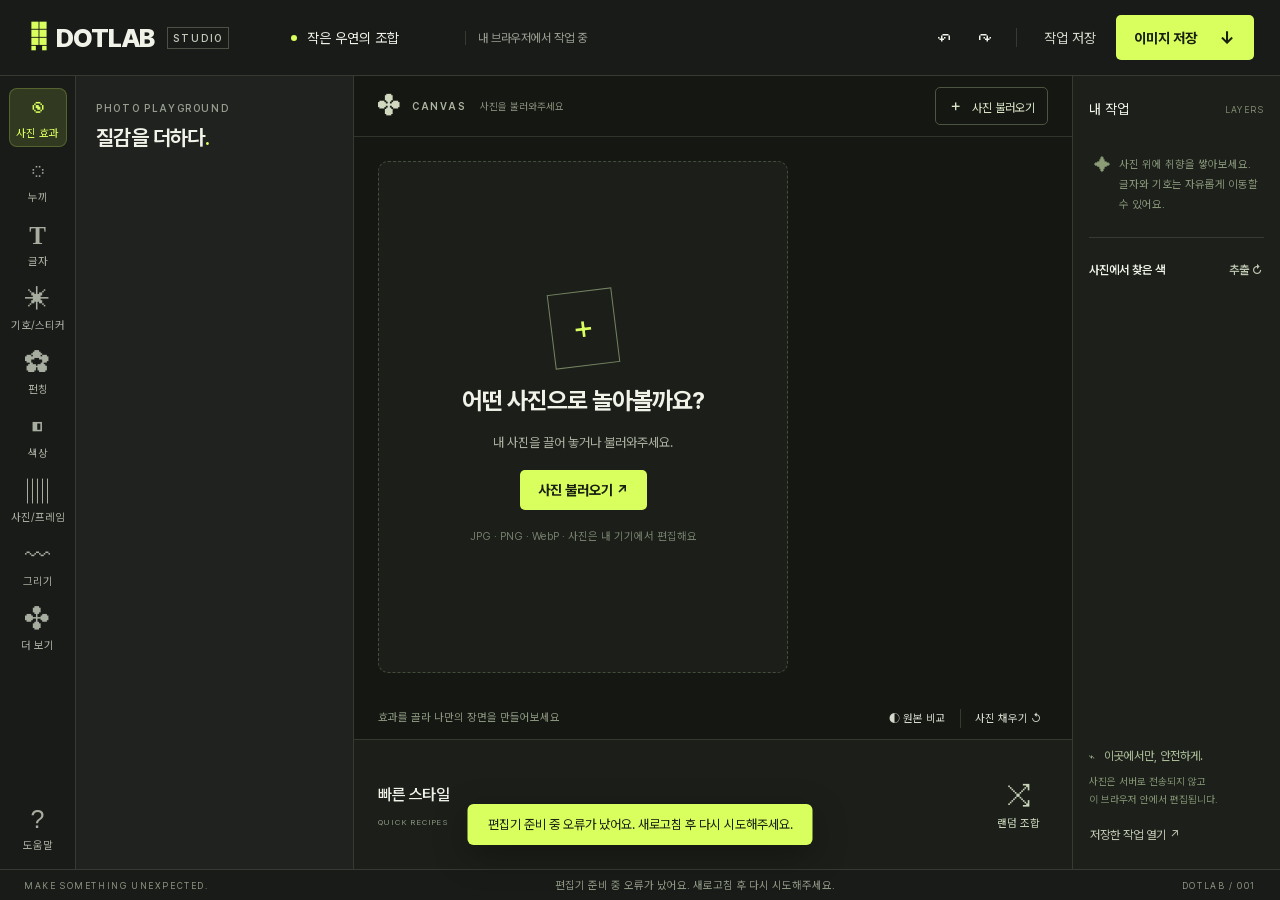
<file: index.html>
<!doctype html>
<html lang="ko">
<head>
  <meta charset="UTF-8"><meta name="viewport" content="width=device-width,initial-scale=1">
  <meta name="theme-color" content="#191b19"><meta name="description" content="사진에 글자, 망점, 컬러와 기호를. 피사체와 배경을 따로 꾸미는 나만의 사진 실험실.">
  <title>DOTLAB — 사진 편집실</title>
  <link rel="icon" type="image/svg+xml" href="./favicon.svg"><link rel="stylesheet" href="./style.css"><link rel="stylesheet" href="./symbols.css">
<link rel="stylesheet" href="./type.css">
</head>
<body>
  <header class="topbar">
    <a class="brand" href="./" aria-label="DOTLAB 홈"><span class="brand-mark">⠿</span>DOTLAB<span class="beta">STUDIO</span></a>
    <div class="document-name"><span class="doc-dot"></span><input id="project-name" aria-label="작품 이름" value="작은 우연의 조합"><span class="local-badge">내 브라우저에서 작업 중</span></div>
    <div class="header-actions"><button class="icon-btn" data-action="undo" title="실행 취소 (Ctrl+Z)" aria-label="실행 취소">↶</button><button class="icon-btn" data-action="redo" title="다시 실행 (Ctrl+Shift+Z)" aria-label="다시 실행">↷</button><span class="divider"></span><button class="quiet-btn" data-action="project-save">작업 저장</button><button class="primary-btn" data-action="export">이미지 저장 <span>↓</span></button></div>
  </header>
  <main class="workspace">
    <nav class="toolrail" aria-label="편집 도구">
      <button class="tool active" data-tool="effects"><span>◉</span>사진 효과</button>
      <button class="tool" data-tool="cutout"><span>◌</span>누끼</button>
      <button class="tool" data-tool="text"><span class="text-icon">T</span>글자</button>
      <button class="tool" data-tool="shapes"><span>✳</span>기호/스티커</button>
      <button class="tool" data-tool="punch"><span>✿</span>펀칭</button>
      <button class="tool" data-tool="color"><span>◧</span>색상</button>
      <button class="tool" data-tool="layout"><span>▥</span>사진/프레임</button>
      <button class="tool" data-tool="draw"><span>〰</span>그리기</button>
      <button class="tool" data-tool="play"><span>✣</span>더 보기</button>
      <div class="rail-spacer"></div><button class="tool help-tool" data-action="help"><span>?</span>도움말</button>
    </nav>
    <aside class="control-panel"><div class="panel-title"><div><span class="eyebrow" id="panel-eyebrow">PHOTO PLAYGROUND</span><h1 id="panel-heading">질감을 더하다<span>.</span></h1></div><span class="panel-number" id="panel-number">01</span></div><div id="controls"></div></aside>
    <section class="stage" aria-label="사진 편집 캔버스">
      <div class="stage-top"><div class="stage-label"><span class="small-cross">✣</span> CANVAS <span id="canvas-dimensions">사진을 불러와주세요</span></div><button class="import-btn" data-action="upload"><span>＋</span> 사진 불러오기</button></div>
      <div class="canvas-area is-empty" id="dropzone"><div id="empty-stage" class="empty-stage"><div class="empty-photo-icon">＋</div><h2>어떤 사진으로 놀아볼까요?</h2><p>내 사진을 끌어 놓거나 불러와주세요.</p><button class="primary-btn" data-action="upload">사진 불러오기 ↗</button><small>JPG · PNG · WebP · 사진은 내 기기에서 편집해요</small></div><div class="canvas-mat"><canvas id="canvas" width="792" height="1126" aria-label="편집 결과. 글자와 스티커를 드래그해 이동할 수 있습니다."></canvas><canvas id="interaction" width="792" height="1126" aria-label="편집 영역" tabindex="0"></canvas></div><div class="drop-message">사진을 여기에 놓아주세요</div></div>
      <div class="stage-bottom"><div class="canvas-hint" id="canvas-hint">효과를 골라 나만의 장면을 만들어보세요</div><div class="stage-buttons"><button id="compare" class="quiet-btn">◐ 원본 비교</button><span class="divider"></span><button class="quiet-btn" data-action="photo-fit">사진 채우기 ↺</button></div></div>
      <div class="preset-tray"><div class="tray-title"><strong>빠른 스타일</strong><span>QUICK RECIPES</span></div><div id="presets" class="preset-list"></div><button class="shuffle-btn" data-action="randomize"><span>⤨</span>랜덤 조합</button></div>
    </section>
    <aside class="inspector"><div class="inspector-heading">내 작업<span>LAYERS</span></div><div id="layers"></div><div class="inspector-note"><span>✦</span><p>사진 위에 취향을 쌓아보세요.<br>글자와 기호는 자유롭게 이동할 수 있어요.</p></div><div class="palette-section"><div class="section-label">사진에서 찾은 색<button class="text-btn" data-action="extract-palette">추출 ↻</button></div><div id="palette" class="palette"></div></div><div class="inspector-footer"><div class="privacy-mark">⌁ &nbsp; 이곳에서만, 안전하게.</div><p>사진은 서버로 전송되지 않고<br>이 브라우저 안에서 편집됩니다.</p><button class="text-btn" data-action="project-open">저장한 작업 열기 ↗</button></div></aside>
  </main>
  <footer class="statusbar"><span>MAKE SOMETHING UNEXPECTED.</span><span id="status" role="status">준비 완료</span><span>DOTLAB / 001</span></footer>
  <input type="file" id="photo-input" accept="image/png,image/jpeg,image/webp,image/avif,image/gif" hidden><input type="file" id="sticker-input" accept="image/png,image/jpeg,image/webp" multiple hidden><input type="file" id="project-input" accept=".dotlab,application/json" hidden><input type="file" id="mask-input" accept="image/png,image/jpeg,image/webp" hidden>
  <div id="toast" class="toast" role="status"></div>
  <dialog id="export-dialog"><div class="dialog-top"><span class="eyebrow">MADE BY YOU</span><button class="icon-btn" data-action="close-dialog" aria-label="닫기">×</button></div><h2>이 장면을, 내 것으로.</h2><p>지금 보고 있는 편집 결과를 저장해요.</p><label class="field-label">파일 형식<select id="export-format"><option value="png">PNG · 투명 배경 지원</option><option value="jpeg">JPG · 가벼운 사진 파일</option><option value="webm">동영상 · 4초 기호 애니메이션</option></select></label><label class="field-label">긴 변 해상도<select id="export-size"><option value="1440">1440 px</option><option value="2048" selected>2048 px</option><option value="3000">3000 px</option></select></label><button class="primary-btn wide" data-action="download">다운로드 ↗</button><p class="fine-print" id="export-note">PNG에는 워터마크가 들어가지 않습니다.</p></dialog>
  <dialog id="help-dialog"><div class="dialog-top"><span class="eyebrow">QUICK GUIDE</span><button class="icon-btn" data-action="close-dialog" aria-label="닫기">×</button></div><h2>편집 시작하기</h2><ol><li><b>사진 불러오기</b>로 내 사진을 열어요. 사진은 드래그·휠로 이동하고 확대해요.</li><li><b>누끼</b>에서 AI로 피사체를 선택하고 브러시 또는 둘러서 복구/지우기로 다듬어요. 브러시 크기가 커서에 표시되고 사진 이동은 잠겨요.</li><li><b>사진 효과</b>에서 효과와 적용 부위를 골라요. 효과 레이어를 추가하면 여러 효과를 겹칠 수 있어요.</li><li><b>펀칭 → 직접 펀칭 시작</b>을 누르고 사진에 도형을 찍어요. 옆 색상판의 사진 조각을 드래그·정렬할 수 있어요.</li><li><b>글자</b>에서 문구와 폰트를 고르고 효과 템플릿을 적용해요. 외곽선·입체·광택·자간·행간을 각각 조절해요.</li><li><b>기호/스티커</b>에서 기호를 직접 찍거나 내 사진으로 스티커를 만들어요. <b>사진/프레임</b>에서 콜라주와 디카 색상을 고를 수 있어요.</li><li>글자와 스티커는 드래그로 이동하고 모서리와 위쪽 손잡이로 크기·회전을 조절해요.</li><li><b>이미지 저장</b>은 완성 이미지, <b>작업 저장</b>은 나중에 수정할 수 있는 파일을 만들어요.</li></ol><p>Ctrl/⌘ + Z 실행 취소 · Shift + Z 다시 실행<br>Delete 선택한 글자·스티커·펀칭 조각 삭제</p><a href="./credits.html" target="_blank" rel="noopener">사용 기술과 출처 ↗</a></dialog>
  <script type="module" src="./app.js"></script>
</body>
</html>
</file>
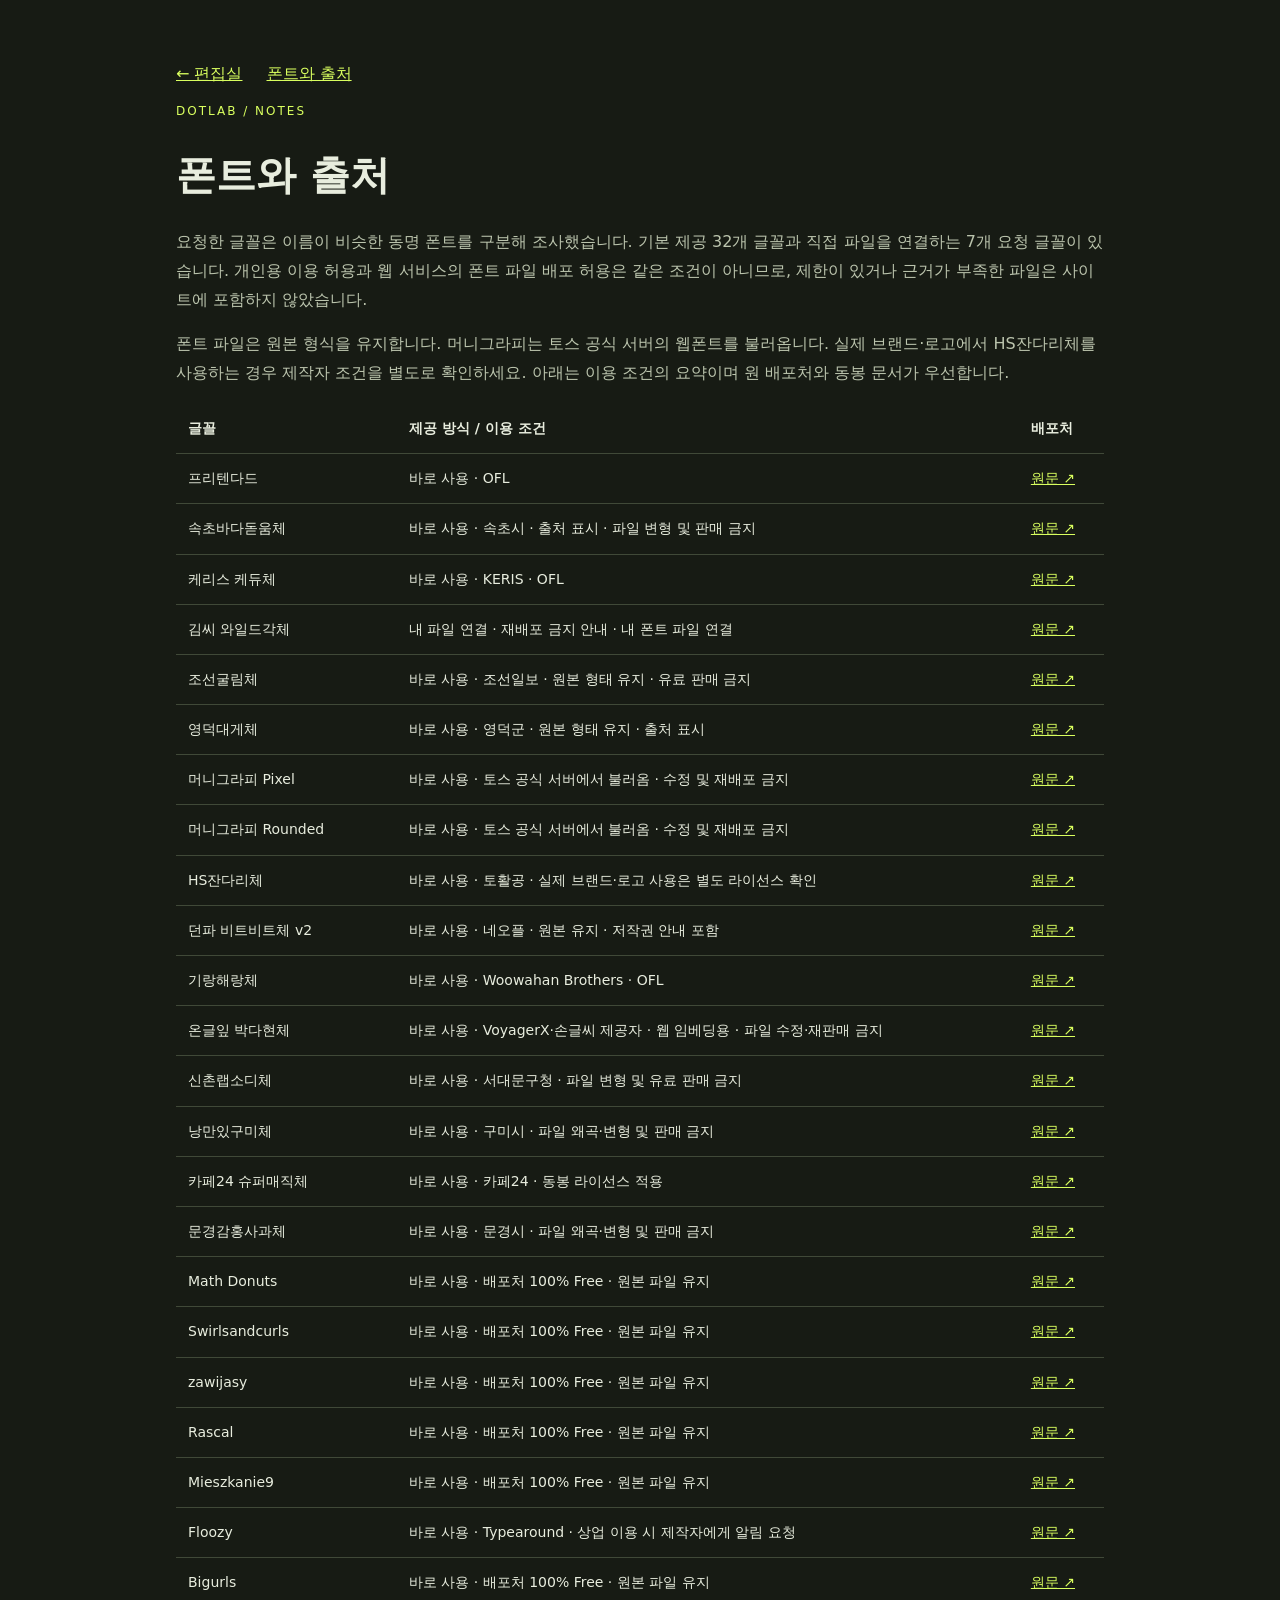
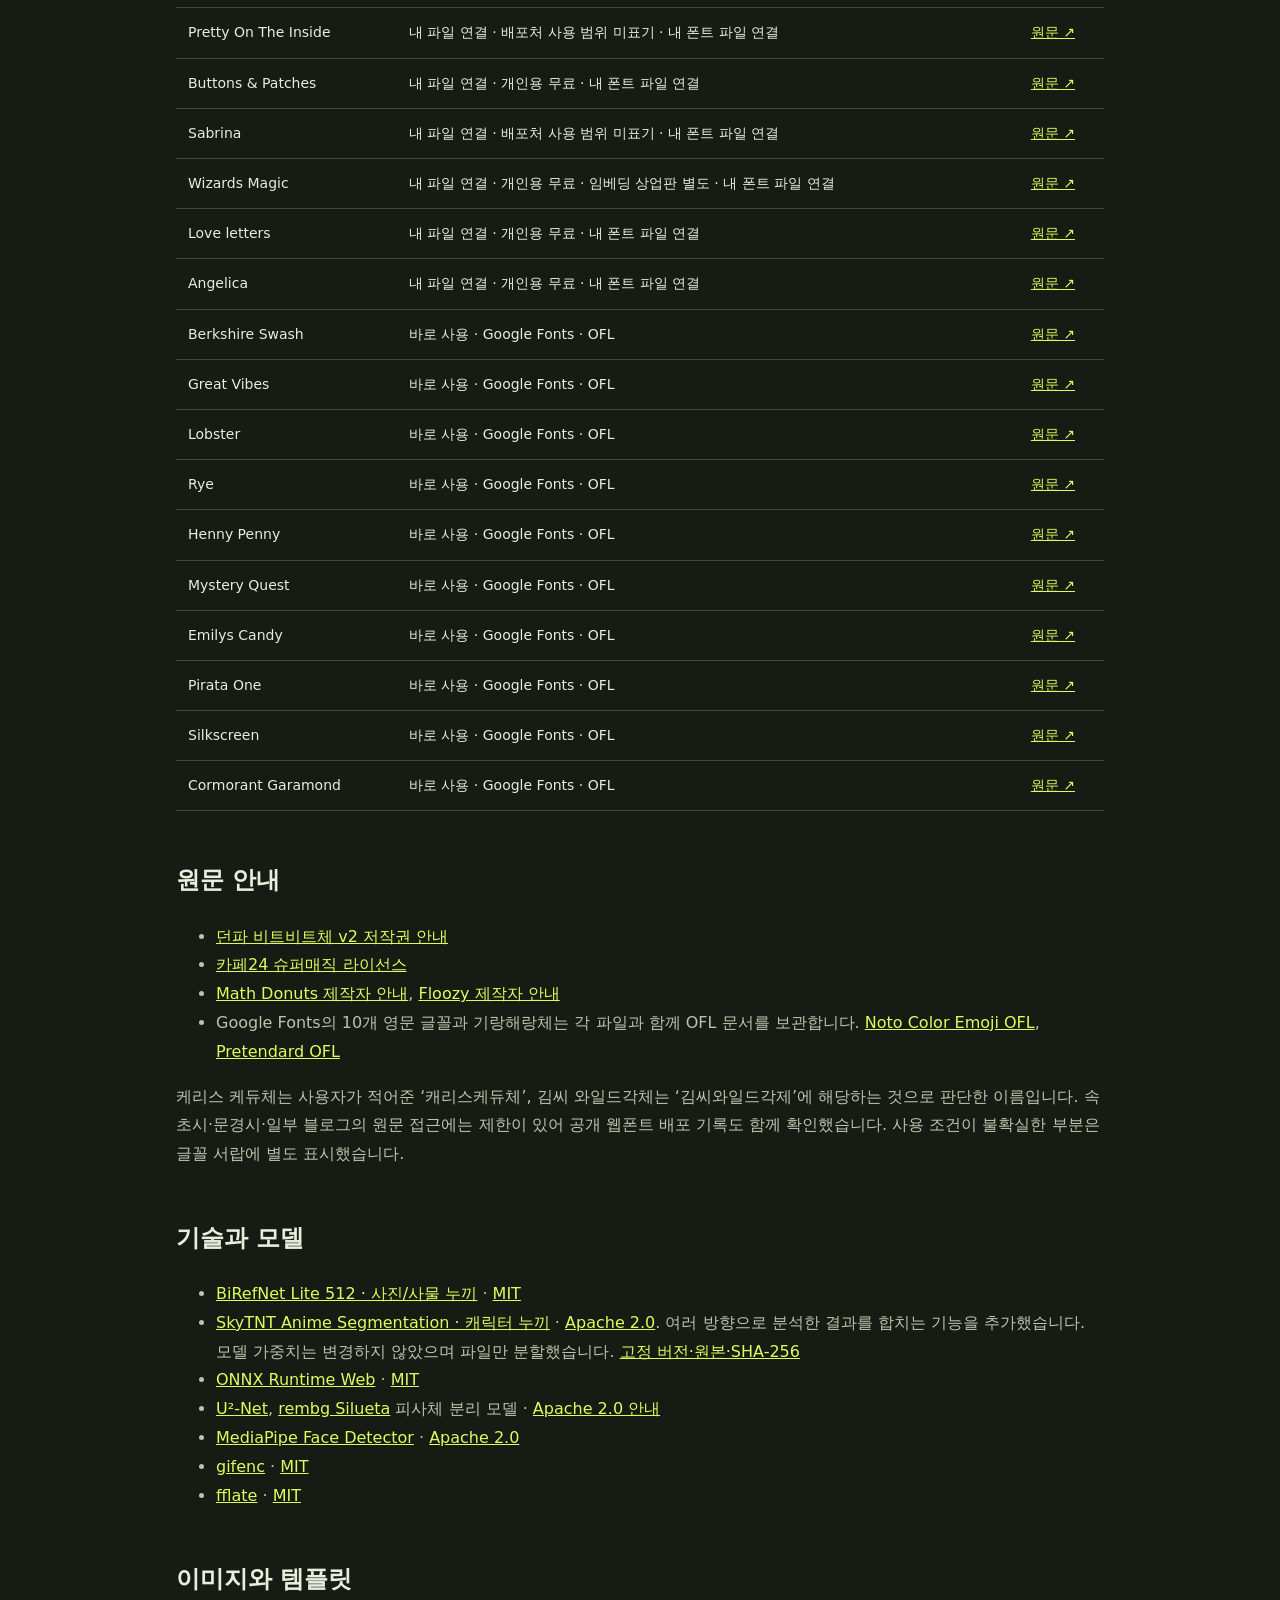
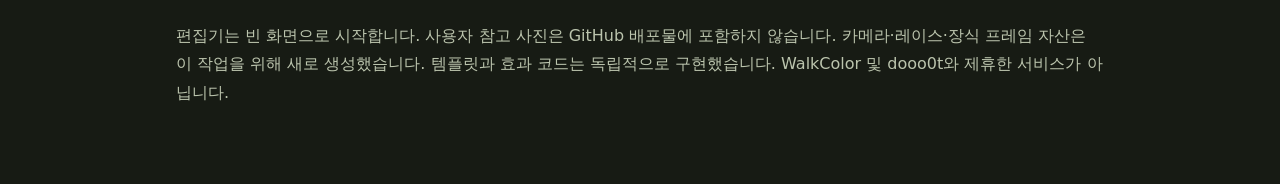
<file: credits.html>
<!doctype html><html lang="ko"><meta charset="utf-8"><meta name="viewport" content="width=device-width, initial-scale=1"><title>폰트와 출처 · DOTLAB</title><link rel="stylesheet" href="./docs.css"><main><nav><a href="./">← 편집실</a><a href="./credits.html">폰트와 출처</a></nav><p class="tag">DOTLAB / NOTES</p><h1>폰트와 출처</h1><p>요청한 글꼴은 이름이 비슷한 동명 폰트를 구분해 조사했습니다. 기본 제공 32개 글꼴과 직접 파일을 연결하는 7개 요청 글꼴이 있습니다. 개인용 이용 허용과 웹 서비스의 폰트 파일 배포 허용은 같은 조건이 아니므로, 제한이 있거나 근거가 부족한 파일은 사이트에 포함하지 않았습니다.</p><p>폰트 파일은 원본 형식을 유지합니다. 머니그라피는 토스 공식 서버의 웹폰트를 불러옵니다. 실제 브랜드·로고에서 HS잔다리체를 사용하는 경우 제작자 조건을 별도로 확인하세요. 아래는 이용 조건의 요약이며 원 배포처와 동봉 문서가 우선합니다.</p><div class="table-wrap"><table><thead><tr><th>글꼴</th><th>제공 방식 / 이용 조건</th><th>배포처</th></tr></thead><tbody id="font-credits"></tbody></table></div><h2>원문 안내</h2><ul><li><a href="./assets/fonts/Bitbit-NOTICE.txt">던파 비트비트체 v2 저작권 안내</a></li><li><a href="./assets/fonts/cafe24-License-Supermagic.pdf">카페24 슈퍼매직 라이선스</a></li><li><a href="./assets/fonts/math_donuts-mathd.txt">Math Donuts 제작자 안내</a>, <a href="./assets/fonts/floozy-readme.txt">Floozy 제작자 안내</a></li><li>Google Fonts의 10개 영문 글꼴과 기랑해랑체는 각 파일과 함께 OFL 문서를 보관합니다. <a href="./assets/fonts/notocoloremoji-OFL.txt">Noto Color Emoji OFL</a>, <a href="./assets/Pretendard-LICENSE.txt">Pretendard OFL</a></li></ul><p>케리스 케듀체는 사용자가 적어준 ‘캐리스케듀체’, 김씨 와일드각체는 ‘김씨와일드각제’에 해당하는 것으로 판단한 이름입니다. 속초시·문경시·일부 블로그의 원문 접근에는 제한이 있어 공개 웹폰트 배포 기록도 함께 확인했습니다. 사용 조건이 불확실한 부분은 글꼴 서랍에 별도 표시했습니다.</p><h2>기술과 모델</h2><ul><li><a href="https://huggingface.co/studioludens/birefnet-lite-512">BiRefNet Lite 512 · 사진/사물 누끼</a> · <a href="./assets/BiRefNet-LICENSE.txt">MIT</a></li><li><a href="https://huggingface.co/skytnt/anime-seg">SkyTNT Anime Segmentation · 캐릭터 누끼</a> · <a href="./assets/AnimeSeg-LICENSE.txt">Apache 2.0</a>. 여러 방향으로 분석한 결과를 합치는 기능을 추가했습니다. 모델 가중치는 변경하지 않았으며 파일만 분할했습니다. <a href="./assets/segmentation-models.json">고정 버전·원본·SHA-256</a></li><li><a href="https://github.com/microsoft/onnxruntime">ONNX Runtime Web</a> · <a href="./assets/ONNX-LICENSE.txt">MIT</a></li><li><a href="https://github.com/xuebinqin/U-2-Net">U²-Net</a>, <a href="https://github.com/danielgatis/rembg">rembg Silueta</a> 피사체 분리 모델 · <a href="./assets/U2NET-LICENSE.txt">Apache 2.0 안내</a></li><li><a href="https://ai.google.dev/edge/mediapipe/solutions/vision/face_detector">MediaPipe Face Detector</a> · <a href="./assets/MEDIAPIPE-LICENSE.txt">Apache 2.0</a></li><li><a href="https://github.com/mattdesl/gifenc">gifenc</a> · <a href="./assets/GIFENC-LICENSE.txt">MIT</a></li><li><a href="https://github.com/101arrowz/fflate">fflate</a> · <a href="./assets/FFLATE-LICENSE.txt">MIT</a></li></ul><h2>이미지와 템플릿</h2><p>편집기는 빈 화면으로 시작합니다. 사용자 참고 사진은 GitHub 배포물에 포함하지 않습니다. 카메라·레이스·장식 프레임 자산은 이 작업을 위해 새로 생성했습니다. 템플릿과 효과 코드는 독립적으로 구현했습니다. WalkColor 및 dooo0t와 제휴한 서비스가 아닙니다.</p><script type="module">import {fontCatalog} from './fonts.js';const body=document.querySelector('#font-credits');for(const f of fontCatalog.filter(f=>f.group!=='시스템')){const row=document.createElement('tr');const name=document.createElement('td');name.textContent=f.name;const note=document.createElement('td');note.textContent=(f.url||f.id==='Pretendard'?'바로 사용 · ':'내 파일 연결 · ')+f.note;const source=document.createElement('td');const link=document.createElement('a');link.textContent='원문 ↗';link.href=f.source;link.target='_blank';link.rel='noopener';source.append(link);row.append(name,note,source);body.append(row)}</script></main></html>
</file>
<file: style.css>
@font-face{font-family:Pretendard;src:url('./assets/PretendardVariable.woff2') format('woff2');font-weight:100 900;font-display:swap}
:root{color-scheme:dark;--bg:#191b19;--panel:#20221f;--line:#363a33;--muted:#969d8f;--text:#f1f3e9;--acid:#d9ff5f;--ink:#1a2011;--radius:7px}*{box-sizing:border-box}body{margin:0;background:var(--bg);color:var(--text);font-family:Pretendard,Arial,sans-serif;font-size:14px}button,input,select,textarea{font:inherit}button,a,input,select,textarea{-webkit-tap-highlight-color:transparent}button{cursor:pointer;color:inherit}button{border:1px solid transparent;background:none;transition:background .16s,border-color .16s,color .16s}button:hover{background:#ffffff0d}button:disabled{opacity:.35;cursor:not-allowed}button:focus-visible,a:focus-visible,input:focus-visible,select:focus-visible,textarea:focus-visible{outline:2px solid var(--acid);outline-offset:3px}a{color:inherit}input,select,textarea{color:var(--text);background:#191b19;border:1px solid #3b4037;border-radius:5px}input:not([type=range]):not([type=color]):not([type=checkbox]):not([type=radio]),select,textarea{padding:10px 11px;width:100%}select{cursor:pointer}input[type=range]{accent-color:var(--acid);height:4px;width:100%;margin:15px 0 6px;cursor:pointer}input[type=color]{width:34px;height:30px;padding:2px;cursor:pointer}textarea{resize:vertical;min-height:80px;line-height:1.6}h1,h2,p{margin:0}.topbar{height:76px;border-bottom:1px solid var(--line);display:flex;align-items:center;justify-content:space-between;padding:0 26px;gap:22px}.brand{text-decoration:none;display:flex;align-items:center;gap:9px;font-weight:850;font-size:26px;letter-spacing:-1.1px}.brand-mark{color:var(--acid);font-size:43px;line-height:1}.beta{font-size:10px;font-weight:550;letter-spacing:1.8px;border:1px solid #4b5144;color:#c1c8b7;padding:4px 5px;align-self:center;margin-left:4px}.document-name{display:flex;align-items:center;gap:10px;margin-right:auto;margin-left:40px}.doc-dot{height:6px;width:6px;background:var(--acid);border-radius:50%}.document-name input{background:none;border:0;width:148px!important;padding:7px 0!important;font-size:14px}.local-badge{color:var(--muted);font-size:12px;border-left:1px solid var(--line);padding-left:12px}.header-actions{display:flex;align-items:center;gap:7px}.icon-btn{border-radius:5px;height:34px;min-width:34px;font-size:24px;line-height:1}.divider{display:inline-block;height:19px;width:1px;background:var(--line);margin:0 7px}.primary-btn{background:var(--acid);color:var(--ink);font-weight:700;border-radius:5px;padding:11px 17px;display:inline-flex;align-items:center;justify-content:center;gap:22px}.primary-btn:hover{background:#e7ff9b}.primary-btn span{font-size:18px}.quiet-btn{padding:8px 12px;border-radius:5px;color:#d4d9cc}.workspace{display:grid;grid-template-columns:76px 278px minmax(320px,1fr) 208px;min-height:650px;height:calc(100dvh - 107px)}.toolrail{display:flex;align-items:center;flex-direction:column;border-right:1px solid var(--line);padding:20px 9px 10px;gap:10px}.tool{width:58px;height:65px;border-radius:8px;display:flex;flex-direction:column;align-items:center;justify-content:center;gap:7px;font-size:12px;color:#a8ae9f}.tool>span{font-family:Arial,sans-serif;font-size:25px;line-height:1}.tool .text-icon{font-family:Georgia,serif;font-weight:bold}.tool.active{background:#d9ff5f14;color:var(--acid);border-color:#d9ff5f36}.rail-spacer{flex:1}.control-panel{background:var(--panel);border-right:1px solid var(--line);overflow:auto;scrollbar-width:thin;scrollbar-color:#4e5446 transparent}.panel-title{padding:27px 22px 22px;display:flex;justify-content:space-between;align-items:flex-start}.eyebrow{font-size:10px;letter-spacing:1.65px;color:var(--muted);font-weight:550}h1{font-size:24px;letter-spacing:-1px;margin-top:10px;font-weight:650}h1>span{color:var(--acid)}.panel-number{color:#818975;font-family:monospace;font-size:12px;margin-top:3px}.section{border-top:1px solid var(--line);padding:21px 21px}.section-label{font-size:13px;font-weight:600;display:flex;align-items:center;justify-content:space-between;gap:8px;margin-bottom:13px}.section-label .detail{font-weight:400;color:var(--muted);font-size:11px}.segment{display:flex;padding:3px;background:#151713;border-radius:6px;gap:3px}.segment button{flex:1;border-radius:4px;padding:8px 3px;font-size:13px;color:#9ba391}.segment button.active{background:#3b4330;color:var(--acid)}.helper{color:var(--muted);line-height:1.7;font-size:12px;margin-top:10px}.effect-grid{display:grid;grid-template-columns:1fr 1fr;gap:9px}.effect-card{padding:0;border:1px solid #414639;background:#282c25;border-radius:6px;text-align:left;overflow:hidden}.effect-card.active{border-color:var(--acid);box-shadow:0 0 0 1px var(--acid)}.effect-card>span{display:flex;padding:9px 10px;font-size:12px;align-items:center;justify-content:space-between}.effect-card.active>span{color:var(--acid)}.effect-card>span i{display:none;font-style:normal}.effect-card.active>span i{display:block}.effect-preview{height:64px;background-color:#9da38a;position:relative;overflow:hidden}.effect-preview::before{content:'';position:absolute;inset:0;background:linear-gradient(135deg,#cbd4b4,#4e5c49);mask-image:radial-gradient(ellipse at 65% 45%,#000 28%,transparent 68%)}.fx-none{background:#545d48}.fx-halftone{background-image:radial-gradient(#1b241b 2.4px,transparent 2.6px);background-size:7px 7px}.fx-ring{background-image:radial-gradient(transparent 2px,#243425 2.3px,#243425 3.1px,transparent 3.4px);background-size:9px 9px}.fx-beads{background-image:radial-gradient(#2b3224 1.2px,transparent 1.5px),radial-gradient(#c5cda2 3px,transparent 3.4px);background-size:8px 8px}.fx-ascii::after{content:'@ # * + % : *\A % . # # + . :\A * @ % : * # +\A . + * % @ : #';white-space:pre;position:absolute;inset:3px;font:bold 15px/15px monospace;color:#24301f;letter-spacing:3px}.fx-scanlines{background:repeating-linear-gradient(0deg,#171f17 0 2px,#a6b398 2px 5px)}.fx-pixel{background:conic-gradient(#bac99e 25%,#637253 0 50%,#8d9e70 0 75%,#38432d 0);background-size:18px 18px}.fx-duotone{background:linear-gradient(130deg,#dbff64,#30593b)}.fx-grain{background-image:url("data:image/svg+xml,%3Csvg viewBox='0 0 140 80' xmlns='http://www.w3.org/2000/svg'%3E%3Cfilter id='n'%3E%3CfeTurbulence type='fractalNoise' baseFrequency='.7' numOctaves='3' stitchTiles='stitch'/%3E%3C/filter%3E%3Crect width='100%25' height='100%25' opacity='.6' filter='url(%23n)'/%3E%3C/svg%3E")}.slider-row{margin-top:16px}.slider-row>label{display:flex;justify-content:space-between;align-items:center;font-size:13px}.slider-row output{font-size:12px;color:#b5bea7;font-variant-numeric:tabular-nums}.toggle-row{display:flex;align-items:center;justify-content:space-between;gap:8px;margin-top:14px;font-size:13px}.toggle-row input{accent-color:var(--acid);width:17px;height:17px;flex-shrink:0;margin-left:12px}.field-label{display:block;font-size:13px;margin-bottom:15px}.field-label select,.field-label textarea,.field-label>input{margin-top:8px}.color-row{display:flex;justify-content:space-between;align-items:center;margin-top:12px;font-size:13px}.small-btn{border:1px solid #495040;border-radius:5px;padding:9px 12px;font-size:13px;background:#ffffff03}.small-btn.active{color:var(--acid);border-color:var(--acid)}.wide{width:100%}.button-row{display:flex;gap:7px;margin-top:12px}.button-row>*{flex:1}.text-btn{font-size:12px;color:#bdc6b0;padding:1px 0}.text-btn:hover{color:var(--acid)}.stage{min-width:0;display:flex;flex-direction:column;background:#151713;overflow:hidden}.stage-top{height:61px;min-height:61px;display:flex;align-items:center;justify-content:space-between;padding:0 24px;border-bottom:1px solid #30352b}.stage-label{display:flex;gap:10px;align-items:center;color:#acb49e;font-size:10px;letter-spacing:1.8px;font-weight:600}.small-cross{font-size:22px;color:#d0d8c0}.stage-label>span:last-child{font-size:10px;letter-spacing:0;font-weight:400;color:#808975;margin-left:3px}.import-btn{border:1px solid #4c5541;border-radius:5px;padding:8px 12px;font-size:12px;color:#d8e4c5}.import-btn>span{font-size:17px;margin-right:5px}.canvas-area{position:relative;flex:1;min-height:0;padding:30px;display:flex;align-items:center;justify-content:center;background-image:radial-gradient(#46503990 .7px,transparent .7px);background-size:16px 16px;overflow:hidden}.canvas-mat{position:relative;box-shadow:0 16px 45px #0007;line-height:0;background-color:#c3c6b8;background-image:conic-gradient(#adb09f 25%,transparent 0 50%,#adb09f 0 75%,transparent 0);background-size:16px 16px}.canvas-mat canvas{display:block;max-width:100%;width:100%;height:100%}#interaction{position:absolute;inset:0;touch-action:none}.drop-message{display:none;position:absolute;inset:20px;border:2px dashed var(--acid);background:#1a2011e8;align-items:center;justify-content:center;color:var(--acid);font-size:22px;border-radius:8px;pointer-events:none}.canvas-area.drag-over .drop-message{display:flex}.stage-bottom{height:43px;min-height:43px;display:flex;align-items:center;justify-content:space-between;padding:0 24px;gap:10px;border-bottom:1px solid #34382f}.canvas-hint{color:#89947d;font-size:11px}.stage-buttons{display:flex;align-items:center;white-space:nowrap}.stage-buttons .quiet-btn{font-size:11px;padding:6px}.fit-label{font-size:10px;color:#a2ad95}.preset-tray{height:129px;min-height:129px;display:flex;gap:16px;align-items:center;padding:18px 24px;background:#1c1f19}.tray-title{min-width:90px}.tray-title strong{font-size:16px;font-weight:550;line-height:1.5;letter-spacing:-.4px}.tray-title>span{display:block;font-size:8px;letter-spacing:1.4px;color:#87927c;margin-top:10px}.preset-list{display:flex;gap:10px;overflow:auto;scrollbar-width:none;flex:1}.preset{padding:0;width:65px;min-width:65px;border-radius:4px;text-align:left;color:#a3ad97}.preset-preview{width:65px;height:65px;object-fit:cover;display:block;border:1px solid #444d39;border-radius:4px;margin-bottom:7px}.preset.active .preset-preview{border:2px solid var(--acid)}.preset span{font-size:10px}.preset.active{color:var(--acid)}.shuffle-btn{font-size:11px;display:flex;flex-direction:column;align-items:center;gap:6px;padding:10px 7px;min-width:60px;color:#c9d4b9}.shuffle-btn>span{font-size:26px}.inspector{border-left:1px solid var(--line);display:flex;flex-direction:column;padding:25px 16px;background:#1d201a;overflow:auto}.inspector-heading{font-size:14px;display:flex;align-items:center;justify-content:space-between;padding-bottom:22px}.inspector-heading>span{font-size:9px;letter-spacing:1.4px;color:#7f8b71}.layer-item{display:flex;gap:9px;align-items:center;padding:10px 6px;border:1px solid transparent;border-radius:5px;margin-bottom:5px}.layer-item.selected{background:#d9ff5f0a;border-color:#627443}.layer-symbol{width:31px;height:34px;background:#373d2e;display:grid;place-items:center;color:#ccd8b9;border:1px solid #47513a;border-radius:4px;font-size:19px;overflow:hidden}.layer-symbol img{width:100%;height:100%;object-fit:cover}.layer-name{flex:1;font-size:12px;text-align:left;overflow:hidden;text-overflow:ellipsis;white-space:nowrap;padding:0}.layer-name small{display:block;color:#869579;font-size:10px;margin-top:5px}.layer-eye{padding:4px;font-size:16px;color:#b8c7a6}.inspector-note{padding:16px 5px 23px;display:flex;align-items:flex-start;gap:8px}.inspector-note>span{color:#8b9c77;font-size:17px}.inspector-note p{color:#859377;font-size:11px;line-height:1.8}.palette-section{border-top:1px solid var(--line);padding-top:23px}.palette-section .section-label{font-size:12px}.palette{display:flex;gap:5px}.swatch{height:30px;flex:1;border-radius:4px;border:1px solid #ffffff15}.inspector-footer{margin-top:auto;padding-top:30px}.privacy-mark{font-size:12px;color:#aabb97}.inspector-footer p{font-size:10px;line-height:1.8;color:#7f8f6f;margin:9px 0 18px}.statusbar{height:31px;border-top:1px solid var(--line);display:flex;justify-content:space-between;align-items:center;padding:0 24px;font-size:9px;color:#8d9782;letter-spacing:1.6px}#status{letter-spacing:0;font-size:11px}.shape-grid{display:grid;grid-template-columns:repeat(5,1fr);gap:5px}.shape-option{font-size:22px;padding:7px;border:1px solid #434b3a;border-radius:4px}.shape-option.active{color:var(--acid);background:#d9ff5f14;border-color:var(--acid)}.fine-print{font-size:12px!important;color:#919d85!important;line-height:1.7}.mask-badge{padding:12px;border:1px solid #455038;background:#d9ff5f08;border-radius:6px;color:#c8d6b5;font-size:12px;line-height:1.6;margin-bottom:15px}.layer-actions{display:flex;gap:5px;flex-wrap:wrap;margin-top:12px}.layer-actions button{flex:1;padding:8px 4px;font-size:12px}.toast{position:fixed;bottom:55px;left:50%;transform:translate(-50%,20px);background:var(--acid);color:#1c2412;font-size:13px;padding:13px 20px;border-radius:6px;box-shadow:0 10px 35px #0005;opacity:0;pointer-events:none;transition:opacity .2s,transform .2s;z-index:20;max-width:calc(100vw - 30px);text-align:center}.toast.show{opacity:1;transform:translate(-50%,0)}dialog{background:#24291e;color:var(--text);border:1px solid #596944;border-radius:12px;padding:27px;width:440px;max-width:calc(100vw - 30px);box-shadow:0 30px 100px #0008}dialog::backdrop{background:#090d09b8;backdrop-filter:blur(5px)}.dialog-top{display:flex;justify-content:space-between;align-items:center}dialog h2{font-size:27px;letter-spacing:-1px;margin:16px 0 12px}dialog>p{font-size:14px;color:#acb99a;line-height:1.7;margin-bottom:23px}dialog .primary-btn{margin-top:8px}dialog .fine-print{margin-top:13px;margin-bottom:0}dialog ol{padding-left:22px;font-size:14px;line-height:1.9}dialog li{margin-bottom:12px}dialog a{font-size:12px;display:inline-block;margin-top:15px}.row-fields{display:flex;gap:8px}.row-fields>*{flex:1;min-width:0}.loading{animation:breathe 1s infinite alternate}@keyframes breathe{to{opacity:.5}}@media(min-width:1700px){.workspace{grid-template-columns:82px 310px minmax(320px,1fr) 242px}.canvas-area{padding:38px}.preset{width:78px;min-width:78px}.preset-preview{width:78px;height:65px}.effect-preview{height:77px}}@media(max-width:1250px){.workspace{grid-template-columns:67px 249px minmax(300px,1fr)}.inspector{display:none}.local-badge{display:none}.document-name{margin-left:15px}.toolrail{padding-inline:5px}.section{padding:18px}.panel-title{padding:24px 18px}.stage-top,.stage-bottom{padding-inline:17px}}@media(max-width:760px){.topbar{height:62px;padding:0 14px;gap:8px}.brand{font-size:22px}.brand-mark{font-size:32px}.beta,.document-name,.header-actions .divider,.header-actions>.quiet-btn,.header-actions>.icon-btn:nth-child(2){display:none}.header-actions{margin-left:auto}.primary-btn{padding:9px 12px;font-size:13px;gap:10px}.workspace{display:flex;flex-wrap:wrap;height:auto;min-height:0}.toolrail{width:100%;height:70px;flex-direction:row;justify-content:space-around;border-right:0;border-bottom:1px solid var(--line);padding:4px 5px;gap:2px;order:2;position:sticky;top:0;z-index:5;background:var(--bg)}.tool{height:59px;width:calc(100vw / 8);gap:5px;font-size:10px}.tool>span{font-size:21px}.rail-spacer{display:none}.control-panel{width:100%;order:3;overflow:visible;border-right:0}.panel-title{padding:22px 22px 18px}.panel-number{font-size:14px}.stage{width:100%;order:1;height:620px;height:calc(76dvh + 90px);min-height:480px;max-height:800px}.stage-top{height:48px;min-height:48px;padding-inline:15px}.stage-label{font-size:9px;gap:7px}.stage-label>span:last-child{font-size:9px}.import-btn{font-size:11px;padding:6px 9px}.canvas-area{padding:19px 27px}.canvas-hint{display:none}.stage-bottom{justify-content:center;height:34px;min-height:34px}.preset-tray{height:105px;min-height:105px;gap:9px;padding:10px 13px}.tray-title{min-width:65px}.tray-title strong{font-size:13px}.tray-title>span{font-size:6px;letter-spacing:1px}.preset,.preset-preview{width:56px;min-width:56px}.preset-preview{height:52px}.preset-list{gap:8px}.shuffle-btn{min-width:47px;padding:5px 1px;font-size:10px}.shuffle-btn>span{font-size:23px}.section{padding:20px 23px}.effect-grid{grid-template-columns:repeat(4,1fr);gap:8px}.effect-preview{height:65px}.effect-card>span{padding:8px 7px;font-size:12px}.control-panel .section:last-child{padding-bottom:32px}.statusbar{padding:0 14px}.statusbar>span:first-child{font-size:7px;letter-spacing:1px}.statusbar>span:last-child{display:none}.statusbar #status{font-size:10px}.slider-row{margin-top:21px}.slider-row input{height:6px;margin-top:17px}.helper{font-size:13px}.text-btn{font-size:13px}.toggle-row{font-size:14px}input[type=range]{margin-bottom:13px}}
.large-dialog{width:720px;max-height:90dvh}.gallery-tabs{display:flex;gap:9px;border-bottom:1px solid var(--line);padding:10px 0 18px;margin-bottom:20px}.gallery-tabs button{flex:1;padding:10px;background:#333c28;border:1px solid #4e5a41;border-radius:5px}.gallery-tabs button.active{background:var(--acid);color:var(--ink)}.gallery-grid{display:grid;grid-template-columns:repeat(3,1fr);gap:15px}.gallery-card{padding:0;text-align:left}.gallery-card img{width:100%;display:block;border:1px solid #5c6a4a;border-radius:4px;aspect-ratio:3/4;object-fit:cover}.gallery-card span{display:block;margin-top:9px;font-size:14px}.gallery-card small{display:block;margin:5px 0 13px;color:#98a488;font-size:10px;letter-spacing:1px}.book-view{background:#12170f;padding:18px;display:flex;justify-content:center;margin-top:15px;perspective:900px}.book-view canvas{max-width:100%;max-height:40vh;object-fit:contain;box-shadow:10px 5px 20px #0006;transform-origin:left center}.book-pagination{display:flex;align-items:center;justify-content:space-between;margin:15px 0}.page-strip{display:flex;gap:8px;overflow:auto;margin:15px 0}.page-strip button{border:1px solid #5b6949;border-radius:4px;white-space:nowrap;padding:9px 12px}.page-strip button.active{color:var(--acid);border-color:var(--acid)}#camera-video{display:block;width:100%;max-height:55vh;object-fit:contain;background:#10170d}.research-page{max-width:980px;margin:45px auto;padding:0 25px;line-height:1.8}.research-page h1{font-size:34px;margin:25px 0}.research-page h2{margin:32px 0 14px;font-size:23px}.research-page p{margin:15px 0;color:#bdc7b2}.research-page table{border-collapse:collapse;width:100%;font-size:14px}.research-page td,.research-page th{border:1px solid #47503d;padding:13px;text-align:left;vertical-align:top}.research-page th{background:#323a28}.research-page a{color:var(--acid)}@media(max-width:760px){.help-tool{display:none}.gallery-grid{gap:10px}.gallery-card span{font-size:12px}.gallery-card small{font-size:8px}.large-dialog{padding:20px}.research-page{margin-top:25px;padding:0 16px}.research-page table{font-size:12px}.research-page td,.research-page th{padding:8px}}
@media(prefers-reduced-motion:reduce){*,*::before,*::after{animation:none!important;transition:none!important}}

.fx-stack{margin:12px 0}.fx-row{display:flex;border:1px solid #383d33;margin:6px 0;background:#20241d}.fx-row.active{border-color:var(--lime,#d9ff5f)}.fx-row button:first-child{flex:1;text-align:left;padding:10px;color:#f5f5ee}.fx-row small{display:block;font-size:10px;color:#a1a795;margin-top:5px}.fx-row button:last-child{padding:10px}

.empty-stage{position:absolute;inset:24px;z-index:2;display:flex;flex-direction:column;justify-content:center;align-items:center;text-align:center;gap:20px;background:#1b1e19;border:1px dashed #444d3a;border-radius:10px;padding:24px}.empty-stage[hidden]{display:none}.empty-stage h2{font-size:24px;letter-spacing:-1px}.empty-stage p{color:#a8af9e;font-size:13px}.empty-stage small{color:#757e6b;font-size:11px}.empty-photo-icon{width:65px;height:75px;border:1px solid #758361;display:grid;place-items:center;transform:rotate(-7deg);font-size:34px;color:#d9ff5f}.is-empty .canvas-mat{visibility:hidden}

/* Clear tool labels, compact live previews and collapsible advanced controls. */
.panel-title{padding:23px 20px 18px}.panel-title h1{font-size:21px;letter-spacing:-.6px}.panel-number{display:none}.toolrail{gap:5px;padding-top:12px}.tool{height:59px;font-size:11px;white-space:nowrap}.tool.active{background:#d9ff5f22}.actual-preview{background-size:cover;background-position:center;height:68px}.actual-preview:before,.actual-preview:after{display:none}.effect-grid{max-height:340px;overflow:auto;scrollbar-width:thin;padding:2px}.effect-card{min-height:101px}.panel-fold summary{cursor:pointer;list-style:none;font-size:13px;font-weight:600;display:flex;justify-content:space-between;gap:8px}.panel-fold summary:after{content:'＋';color:#b7c4a4}.panel-fold[open] summary{margin-bottom:16px}.panel-fold[open] summary:after{content:'−'}.panel-fold summary::-webkit-details-marker{display:none}.section .primary-btn + .toggle-row{font-size:11px;line-height:1.5}.section>.small-btn+.small-btn{margin-top:9px}.empty-stage{max-width:410px}.empty-stage h2{font-size:24px}.canvas-hint{line-height:1.5}.toolrail{overflow-y:auto;scrollbar-width:none}@media(max-width:760px){.toolrail{gap:3px}.tool{min-width:63px;height:55px}.effect-grid{max-height:240px;grid-template-columns:repeat(3,minmax(0,1fr))}.effect-card{min-height:90px}.effect-card>span{font-size:10px;padding:7px}.actual-preview{height:60px}.empty-stage h2{font-size:19px}}

.camera-swatches{display:grid;grid-template-columns:repeat(4,1fr);gap:7px;margin:15px 0}.camera-swatches button{border:1px solid #495040;border-radius:5px;padding:7px 2px;font-size:10px}.camera-swatches button.active{border-color:var(--acid);color:var(--acid)}.camera-swatches i{width:22px;height:22px;display:block;border-radius:50%;margin:0 auto 5px;border:1px solid #ffffff50}.segment button{white-space:nowrap;font-size:12px}.effect-grid{max-height:265px}
.type-fold{border-top:1px solid #3b4037;padding:14px 0}.type-fold summary{cursor:pointer;font-weight:600;color:#cfd9c2}.type-fold[open] summary{margin-bottom:12px}.section .primary-btn+.small-btn{margin-top:9px}

#punch-mini,#size-mini{display:block;width:100%;height:74px;background:#141812;border:1px solid #414b35;border-radius:5px;margin-top:13px}
</file>
<file: symbols.css>
@font-face{font-family:'Noto Color Emoji';src:url('./assets/NotoColorEmoji.ttf') format('truetype');font-weight:400 700;font-display:swap}
.symbol-tabs{display:grid;grid-template-columns:1fr 1fr;gap:5px;margin:15px 0 12px}.symbol-tabs button{font-size:12px;color:#adbca0;border:1px solid #48573a;padding:9px 4px;border-radius:5px}.symbol-tabs button.active{color:var(--acid);background:#d9ff5f12;border-color:#7a9254}.shape-grid{grid-template-columns:repeat(4,minmax(0,1fr));gap:5px}.shape-option{font-family:Pretendard,'Noto Color Emoji','Segoe UI Emoji',sans-serif;min-height:45px;overflow:hidden;font-size:21px;padding:5px 1px;line-height:1.4}.shape-option:hover{background:#d9ff5f17}.shape-option.active{border-color:var(--acid)}.shape-option:nth-child(n+21){font-size:19px}@media(max-width:760px){.shape-grid{grid-template-columns:repeat(6,minmax(0,1fr))}.symbol-tabs{grid-template-columns:repeat(4,1fr)}.symbol-tabs button{font-size:11px}.shape-option{min-height:46px}}
</file>
<file: type.css>
.type-template-grid{display:grid;grid-template-columns:repeat(3,minmax(0,1fr));gap:12px}.type-template{overflow:hidden;border:1px solid #43483d;background:#292d25;padding:0;text-align:left;border-radius:10px;color:#e8ebdf;cursor:pointer}.type-template:hover{border-color:#d9ff5f;transform:translateY(-2px)}.type-template img{width:100%;display:block;aspect-ratio:300/145}.type-template span,.type-template small{display:block;padding:8px 10px 0}.type-template small{padding-top:0;padding-bottom:10px;color:#a3ab95;font-size:11px}.font-library{margin-top:20px;display:flex;flex-direction:column;gap:8px}.font-row{border:1px solid #424939;padding:15px;display:flex;align-items:center;justify-content:space-between;gap:18px;border-radius:8px}.font-row strong,.font-row small{display:block}.font-row small{font-size:11px;color:#adb49f;margin-top:6px;max-width:480px}.font-row a{font-size:11px;display:inline-block;margin-top:7px;color:#d9ff5f}.font-row button{flex-shrink:0;font-size:20px;min-width:100px}.font-row button:not([style]){font-size:12px}.fx-pastel{background:linear-gradient(35deg,#e0c7efaa,#c9e8ff88),linear-gradient(125deg,#adbeb9,#485866) center/cover;filter:saturate(.55) brightness(1.2)}.fx-dither{background:repeating-conic-gradient(#334469 0 25%,#a6bddd 0 50%) 0/7px 7px}.fx-prism{background:repeating-linear-gradient(-25deg,#112f30 0 8px,#67baa8 9px 12px,#c295b8 13px 16px,#ffeaaa 17px 19px,#174333 20px 30px)}
@media(max-width:650px){.type-template-grid{grid-template-columns:repeat(2,minmax(0,1fr))}.font-row{padding:10px;gap:8px}.font-row strong{font-size:13px}.font-row small{font-size:10px}.font-row button{min-width:76px}}
</file>
<file: docs.css>
*{box-sizing:border-box}body{font-family:system-ui,sans-serif;margin:0;background:#171b14;color:#e8edde;line-height:1.8}main{max-width:980px;margin:auto;padding:60px 26px}a{color:#d9ff5f}h1{font-size:40px;line-height:1.3}h2{margin-top:48px}p,li{color:#bbc4ad}table{width:100%;border-collapse:collapse;font-size:14px}td,th{border-bottom:1px solid #404938;padding:12px;text-align:left;vertical-align:top}small{display:block;color:#a3ad99}code{color:#d9ff5f}nav{display:flex;gap:24px;flex-wrap:wrap}.table-wrap{overflow:auto}.tag{color:#d9ff5f;font-size:12px;letter-spacing:2px}
</file>
